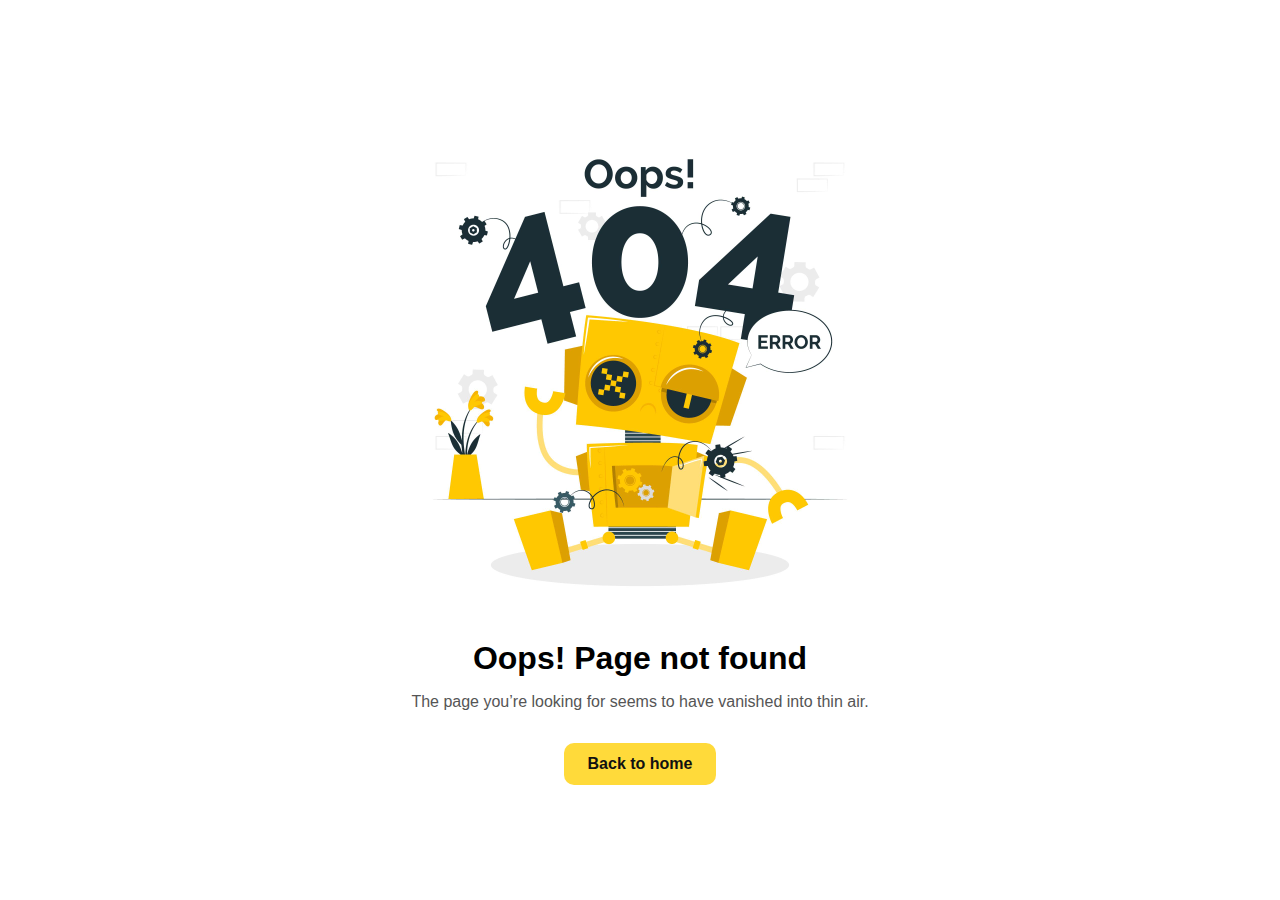
<file: 404 page/index.html>
<!DOCTYPE html>
<html lang="en">
  <head>
    <meta charset="UTF-8" />
    <meta name="viewport" content="width=device-width, initial-scale=1.0" />
    <title>Custom 404 Page</title>
    <link rel="stylesheet" href="style.css" />
  </head>
  <body>
    <img src="404.jpg" alt="404 illustration" />
    <h1>Oops! Page not found</h1>
    <p>The page you’re looking for seems to have vanished into thin air.</p>
    <a href="#">Back to home</a>
  </body>
</html>
</file>
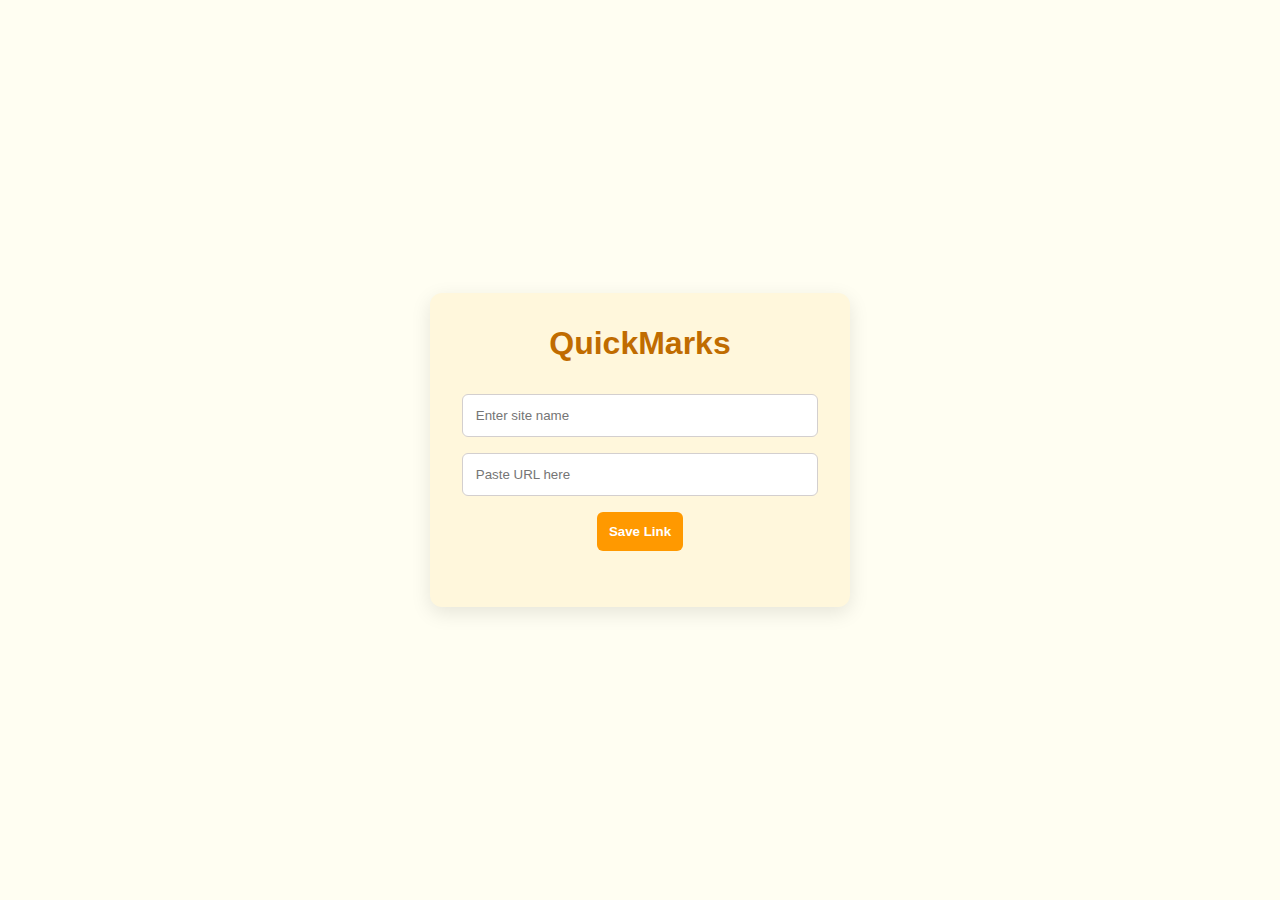
<file: bookmark saver/index.html>
<!DOCTYPE html>
<html lang="en">
  <head>
    <meta charset="UTF-8" />
    <meta name="viewport" content="width=device-width, initial-scale=1.0" />
    <title>Quick Marks</title>
    <link rel="stylesheet" href="style.css" />
  </head>
  <body>
    <div class="container">
      <h1>QuickMarks</h1>
      <section class="form-area">
        <input type="text" id="site-name" placeholder="Enter site name" />
        <input type="url" id="site-url" placeholder="Paste URL here" />
        <button id="save-btn">Save Link</button>
      </section>

      <ul id="saved-links"></ul>
    </div>

    <script src="script.js"></script>
  </body>
</html>
</file>
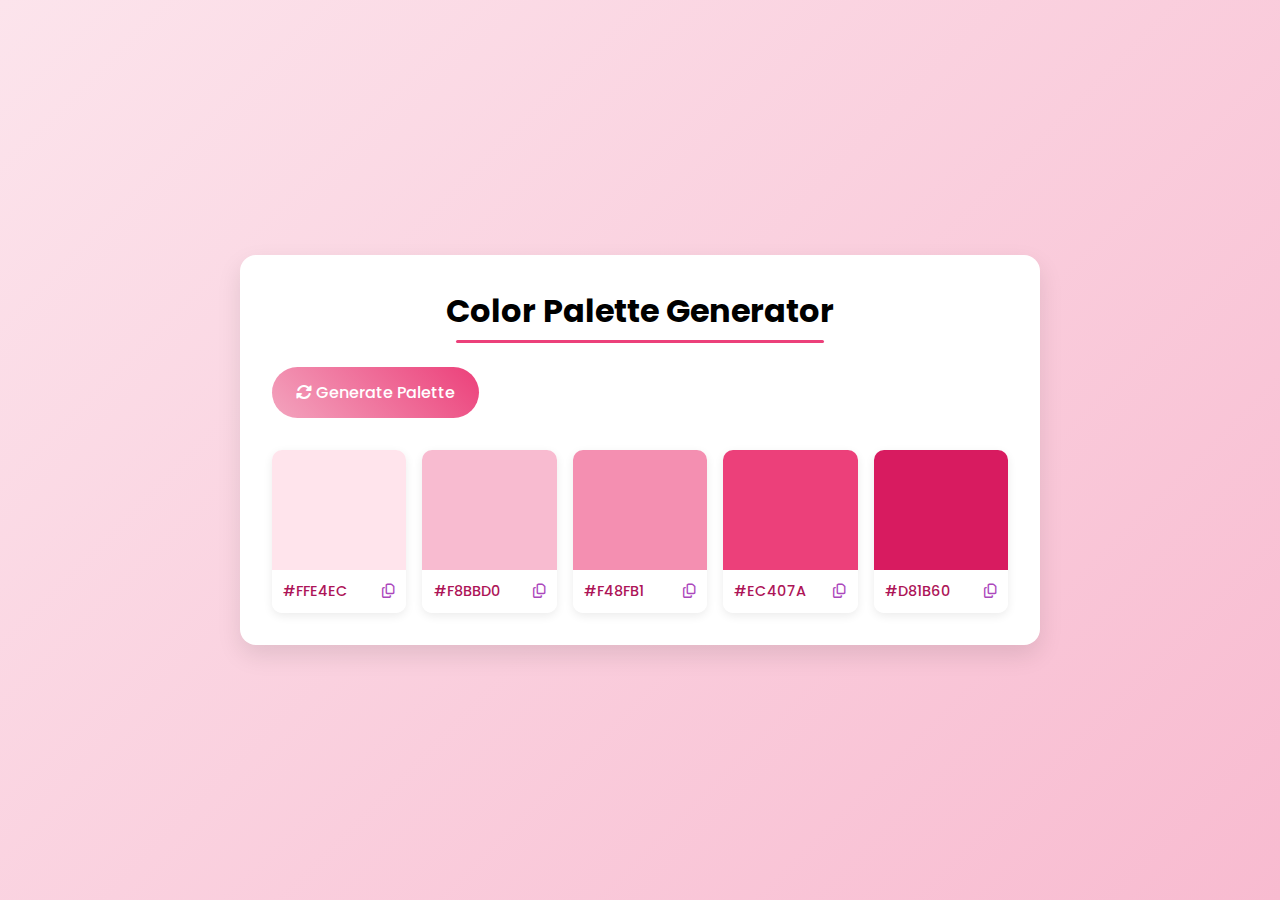
<file: color palette generator/index.html>
<!DOCTYPE html>
<html lang="en">
  <head>
    <meta charset="UTF-8" />
    <meta name="viewport" content="width=device-width, initial-scale=1.0" />
    <title>Color Palette Generator</title>
    <link
      rel="stylesheet"
      href="https://cdnjs.cloudflare.com/ajax/libs/font-awesome/6.7.2/css/all.min.css"
      integrity="sha512-Evv84Mr4kqVGRNSgIGL/F/aIDqQb7xQ2vcrdIwxfjThSH8CSR7PBEakCr51Ck+w+/U6swU2Im1vVX0SVk9ABhg=="
      crossorigin="anonymous"
      referrerpolicy="no-referrer"
    />
    <link rel="stylesheet" href="style.css" />
  </head>
  <body>
    <div class="container">
      <h1>Color Palette Generator</h1>

      <button id="generate-btn">
        <i class="fas fa-sync-alt"></i>
        Generate Palette
      </button>

      <div class="palette-container">
        <!-- COLOR TILE 1 -->
        <div class="color-box">
          <div class="color" style="background-color: #ffe4ec;"></div>
          <div class="color-info">
            <span class="hex-value">#FFE4EC</span>
            <i class="far fa-copy copy-btn" title="Copy to clipboard"></i>
          </div>
        </div>

        <!-- COLOR TILE 2 -->
        <div class="color-box">
          <div class="color" style="background-color: #f8bbd0;"></div>
          <div class="color-info">
            <span class="hex-value">#F8BBD0</span>
            <i class="far fa-copy copy-btn" title="Copy to clipboard"></i>
          </div>
        </div>

        <!-- COLOR TILE 3 -->
        <div class="color-box">
          <div class="color" style="background-color: #f48fb1;"></div>
          <div class="color-info">
            <span class="hex-value">#F48FB1</span>
            <i class="far fa-copy copy-btn" title="Copy to clipboard"></i>
          </div>
        </div>

        <!-- COLOR TILE 4 -->
        <div class="color-box">
          <div class="color" style="background-color: #ec407a;"></div>
          <div class="color-info">
            <span class="hex-value">#EC407A</span>
            <i class="far fa-copy copy-btn" title="Copy to clipboard"></i>
          </div>
        </div>

        <!-- COLOR TILE 5 -->
        <div class="color-box">
          <div class="color" style="background-color: #d81b60;"></div>
          <div class="color-info">
            <span class="hex-value">#D81B60</span>
            <i class="far fa-copy copy-btn" title="Copy to clipboard"></i>
          </div>
        </div>
      </div>

      </div>
    </div>

    <script src="script.js"></script>
  </body>
</html>
</file>
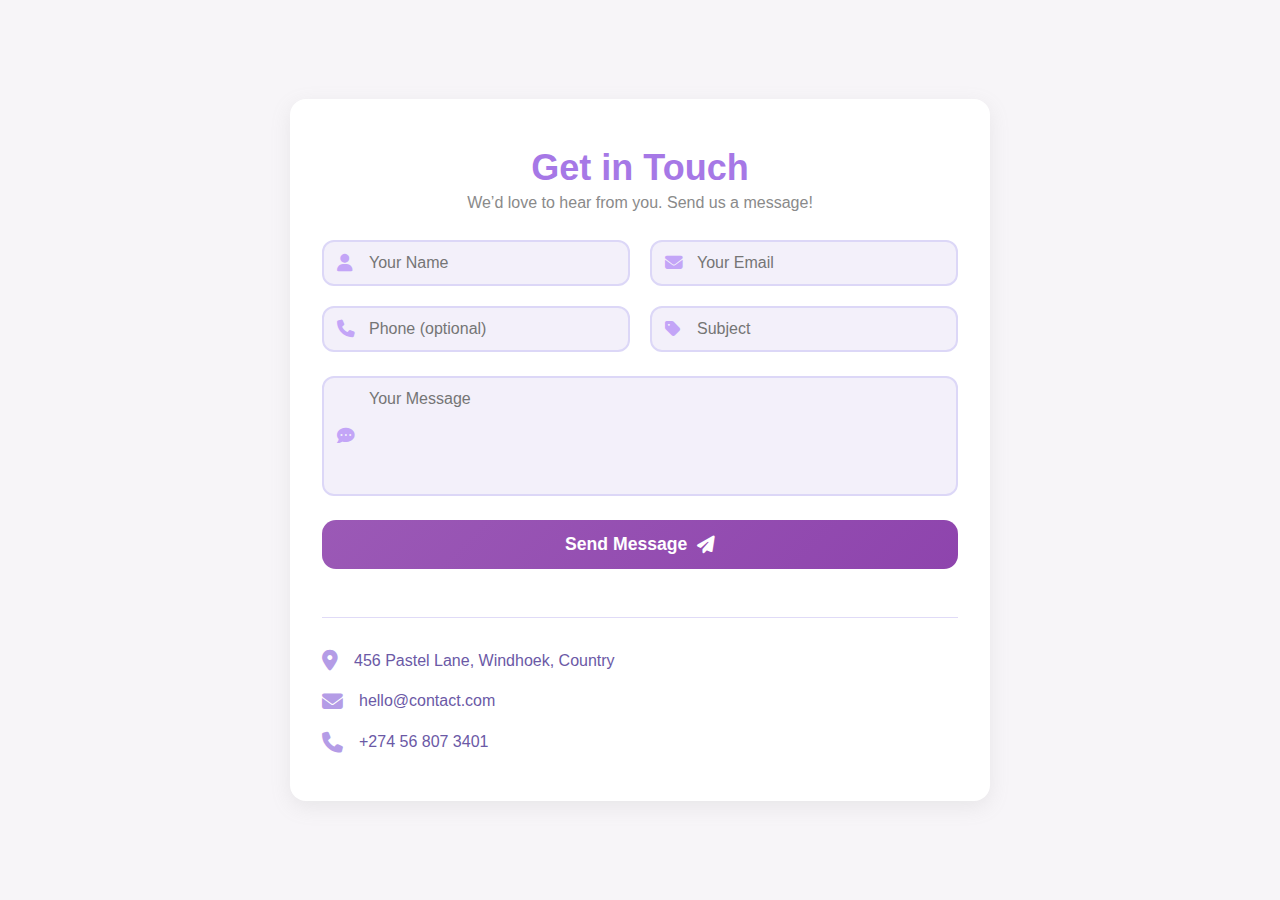
<file: contact form/index.html>
<!DOCTYPE html>
<html lang="en">
  <head>
    <meta charset="UTF-8" />
    <meta name="viewport" content="width=device-width, initial-scale=1" />
    <title>Contact Form</title>
    <link
      rel="stylesheet"
      href="https://cdnjs.cloudflare.com/ajax/libs/font-awesome/6.7.2/css/all.min.css"
      integrity="sha512-Evv84Mr4kqVGRNSgIGL/F/aIDqQb7xQ2vcrdIwxfjThSH8CSR7PBEakCr51Ck+w+/U6swU2Im1vVX0SVk9ABhg=="
      crossorigin="anonymous"
      referrerpolicy="no-referrer"
    />
    <link rel="stylesheet" href="style.css" />
  </head>
  <body>
    <main class="wrapper">
      <section class="contact-section">
        <header>
          <h1>Get in Touch</h1>
          <p>We’d love to hear from you. Send us a message!</p>
        </header>

        <form class="contact-form" novalidate>
          <div class="fields-grid">
            <label class="input-wrapper">
              <i class="fas fa-user"></i>
              <input type="text" name="name" placeholder="Your Name" required />
            </label>

            <label class="input-wrapper">
              <i class="fas fa-envelope"></i>
              <input type="email" name="email" placeholder="Your Email" required />
            </label>

            <label class="input-wrapper">
              <i class="fas fa-phone"></i>
              <input type="tel" name="phone" placeholder="Phone (optional)" />
            </label>

            <label class="input-wrapper">
              <i class="fas fa-tag"></i>
              <input type="text" name="subject" placeholder="Subject" required />
            </label>
          </div>

          <label class="input-wrapper message-wrapper">
            <i class="fas fa-comment-dots"></i>
            <textarea name="message" placeholder="Your Message" required></textarea>
          </label>

          <button type="submit" class="submit-btn">
            <span>Send Message</span>
            <i class="fas fa-paper-plane"></i>
          </button>
        </form>

        <aside class="contact-details">
          <div class="detail-item">
            <i class="fas fa-map-marker-alt"></i>
            <address>456 Pastel Lane, Windhoek, Country</address>
          </div>
          <div class="detail-item">
            <i class="fas fa-envelope"></i>
            <a href="mailto:hello@pastelcontact.com">hello@contact.com</a>
          </div>
          <div class="detail-item">
            <i class="fas fa-phone"></i>
            <a href="tel:+12345678901">+274 56 807 3401</a>
          </div>
        </aside>
      </section>
    </main>
  </body>
</html>
</file>
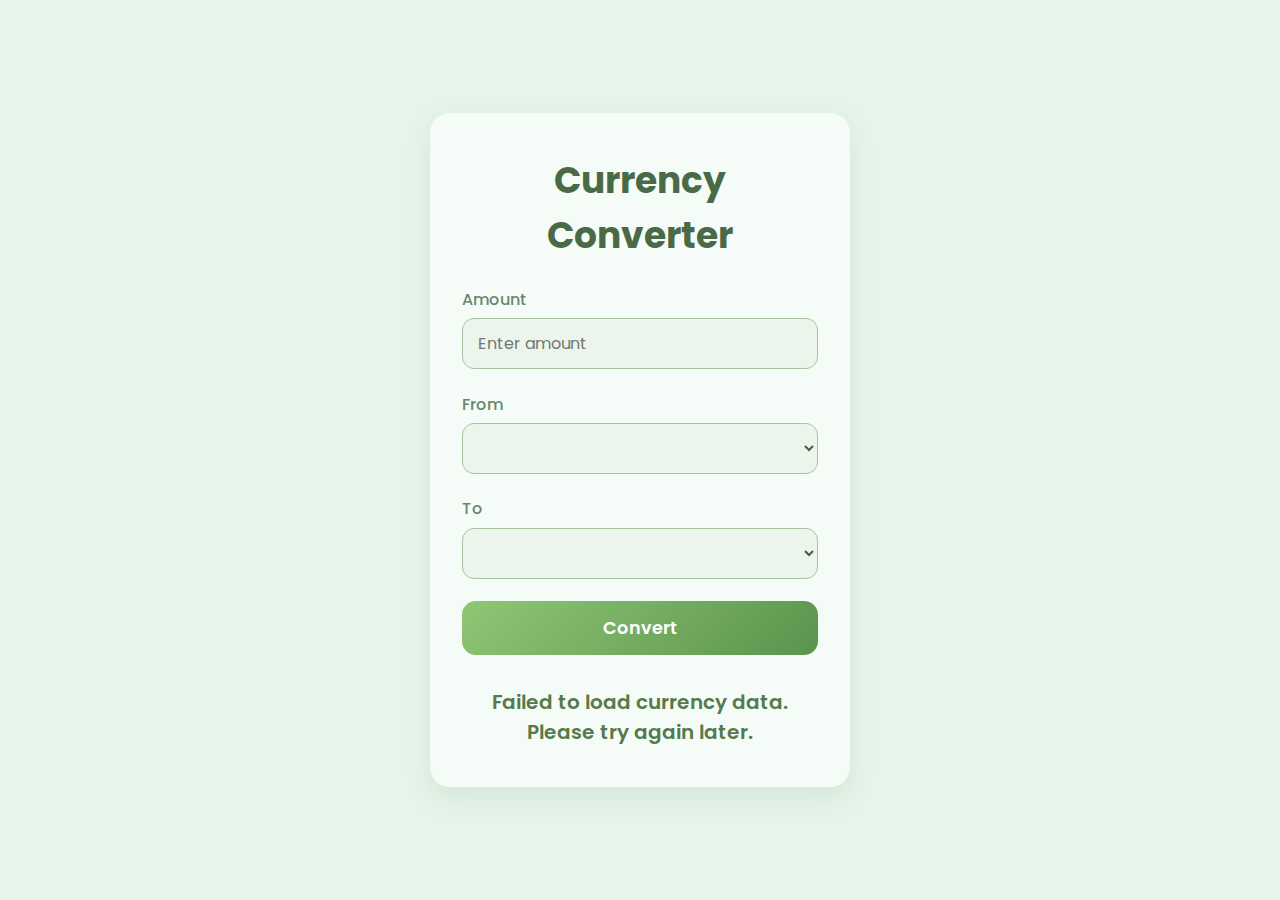
<file: currency converter/index.html>
<!DOCTYPE html>
<html lang="en">
<head>
  <meta charset="UTF-8" />
  <meta name="viewport" content="width=device-width, initial-scale=1" />
  <title>Currency Converter</title>
  <link href="https://fonts.googleapis.com/css2?family=Poppins:wght@300;500;700&display=swap" rel="stylesheet" />
  <link rel="stylesheet" href="style.css" />
</head>
<body>
  <section class="app-wrapper">
    <header>
      <h1>Currency Converter</h1>
    </header>

    <form id="currency-form" autocomplete="off">
      <div class="input-block">
        <label for="amount-input">Amount</label>
        <input type="number" id="amount-input" name="amount" min="0" step="any" placeholder="Enter amount" required />
      </div>

      <div class="input-block">
        <label for="from-select">From</label>
        <select id="from-select" name="fromCurrency" required></select>
      </div>

      <div class="input-block">
        <label for="to-select">To</label>
        <select id="to-select" name="toCurrency" required></select>
      </div>

      <button type="submit" id="convert-btn">Convert</button>
    </form>

    <div id="conversion-result" aria-live="polite"></div>
  </section>

  <script src="script.js"></script>
</body>
</html>
</file>
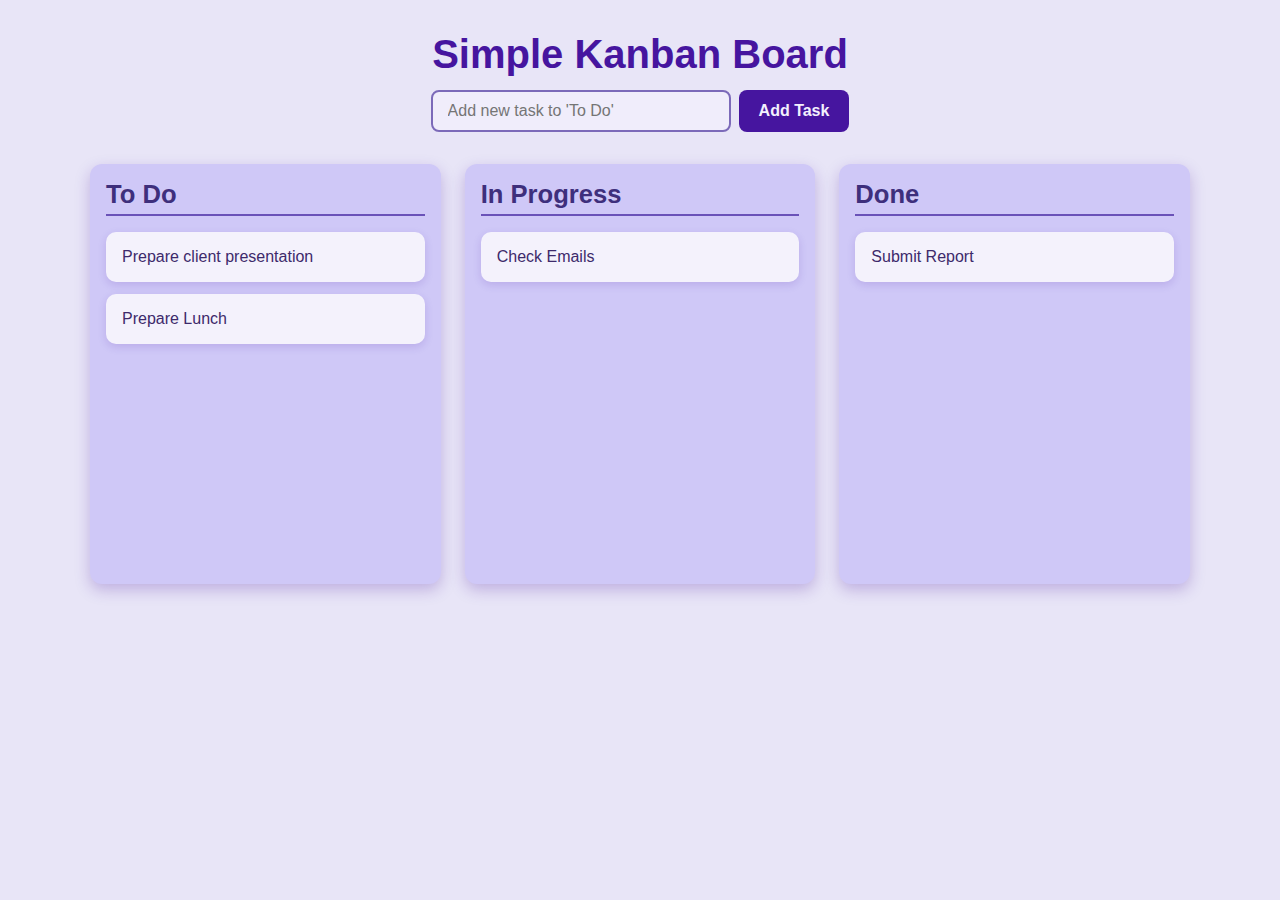
<file: drag and drop/index.html>
<!DOCTYPE html>
<html lang="en">
<head>
  <meta charset="UTF-8" />
  <meta name="viewport" content="width=device-width, initial-scale=1" />
  <title>Kanban Board</title>
  <link rel="stylesheet" href="style.css" />
</head>
<body>
  <main class="wrapper">
    <header>
      <h1>Simple Kanban Board</h1>
      <form id="task-form">
        <input
          type="text"
          id="new-task"
          placeholder="Add new task to 'To Do'"
          autocomplete="off"
          required
        />
        <button type="submit">Add Task</button>
      </form>
    </header>

    <section class="board">
      <section class="column" id="todo-column">
        <h2>To Do</h2>
        <div class="task" draggable="true" id="task1">Prepare client presentation</div>
        <div class="task" draggable="true" id="task2">Prepare Lunch</div>
      </section>

      <section class="column" id="inprogress-column">
        <h2>In Progress</h2>
        <div class="task" draggable="true" id="task3">Check Emails</div>
      </section>

      <section class="column" id="done-column">
        <h2>Done</h2>
        <div class="task" draggable="true" id="task4">Submit Report</div>
      </section>
    </section>
  </main>

  <script src="script.js"></script>
</body>
</html>
</file>
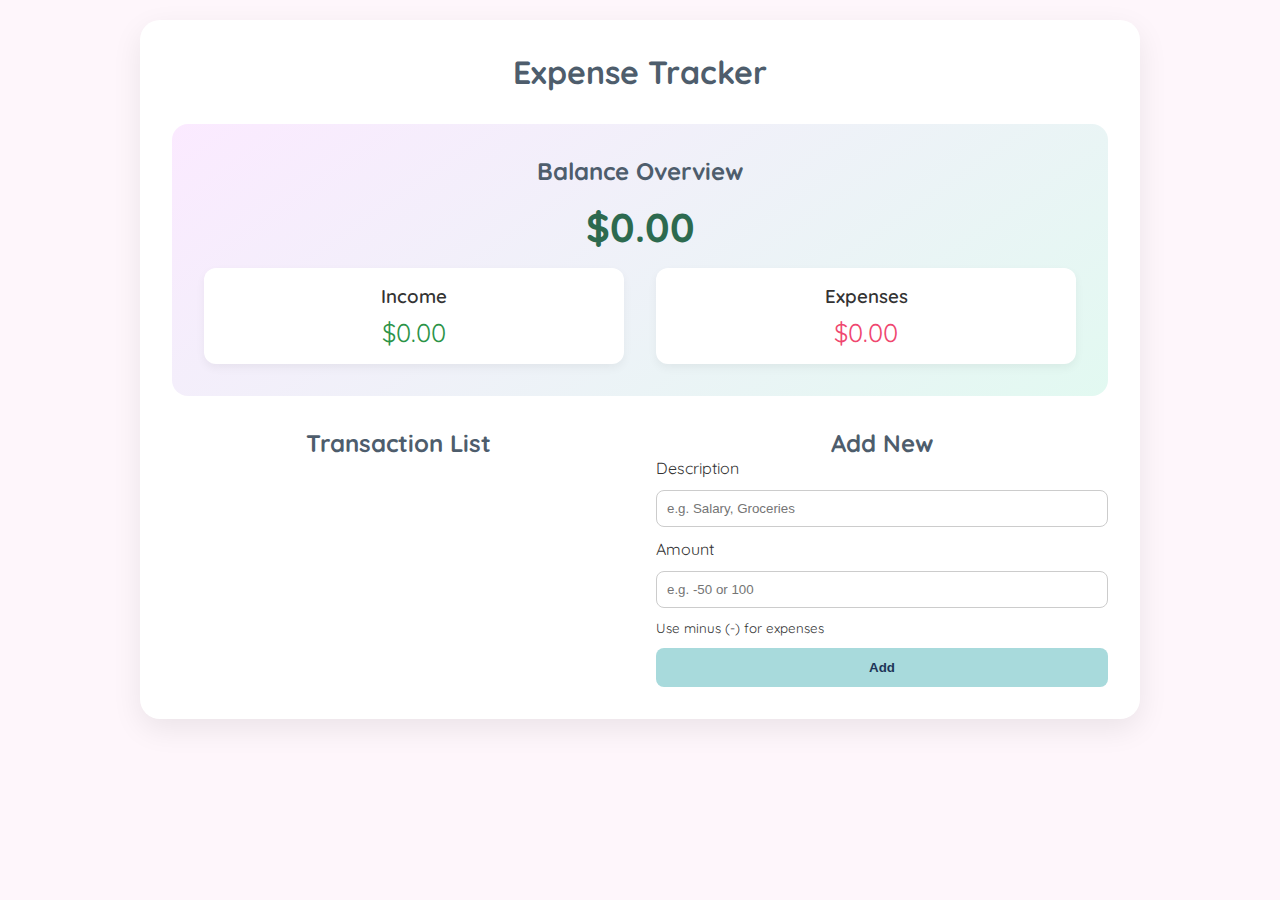
<file: expense tracker/index.html>
<!DOCTYPE html>
<html lang="en">
  <head>
    <meta charset="UTF-8" />
    <meta name="viewport" content="width=device-width, initial-scale=1.0" />
    <title>Expense Tracker</title>
    <link rel="stylesheet" href="style.css" />
    <link href="https://fonts.googleapis.com/css2?family=Quicksand:wght@400;600&display=swap" rel="stylesheet" />
  </head>
  <body>
    <main class="container">
      <header>
        <h1>Expense Tracker</h1>
      </header>

      <section class="balance-summary">
        <h2>Balance Overview</h2>
        <p id="balance">$0.00</p>
        <div class="summary-grid">
          <div class="summary-box income">
            <h3>Income</h3>
            <span id="income-amount">$0.00</span>
          </div>
          <div class="summary-box expenses">
            <h3>Expenses</h3>
            <span id="expense-amount">$0.00</span>
          </div>
        </div>
      </section>

      <section class="content">
        <div class="transactions">
          <h2>Transaction List</h2>
          <ul id="transaction-list"></ul>
        </div>

        <div class="add-transaction">
          <h2>Add New</h2>
          <form id="transaction-form">
            <label for="description">Description</label>
            <input type="text" id="description" placeholder="e.g. Salary, Groceries" required />

            <label for="amount">Amount</label>
            <input type="number" id="amount" placeholder="e.g. -50 or 100" required />
            <small>Use minus (-) for expenses</small>

            <button type="submit">Add</button>
          </form>
        </div>
      </section>
    </main>
    <script src="script.js"></script>
  </body>
</html>
</file>
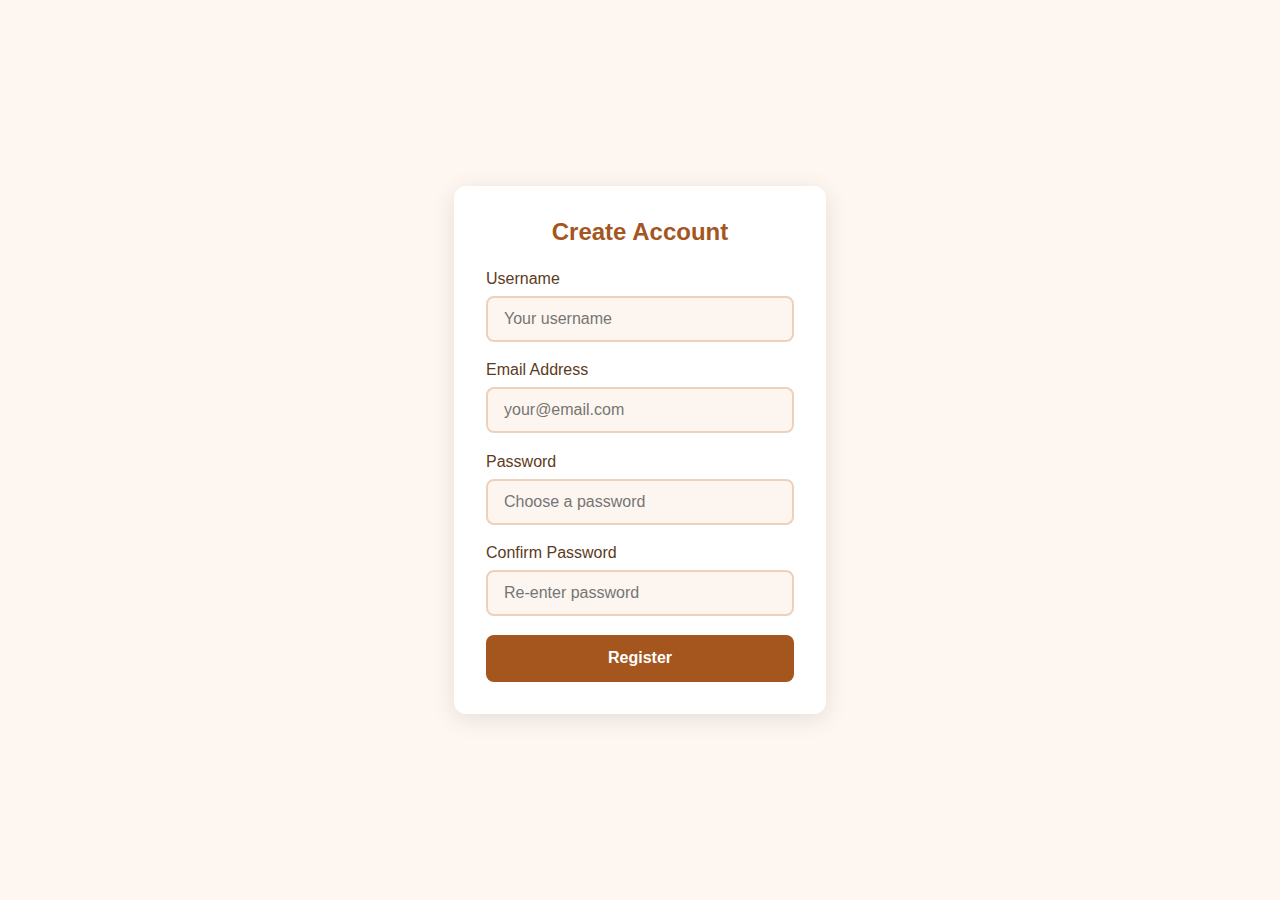
<file: form validator/index.html>
<!DOCTYPE html>
<html lang="en">
<head>
  <meta charset="UTF-8" />
  <meta name="viewport" content="width=device-width, initial-scale=1.0" />
  <title>Form Validator</title>
  <link rel="stylesheet" href="style.css" />
</head>
<body>
  <section class="form-wrapper">
    <form id="registrationForm" class="form-box">
      <h2>Create Account</h2>

      <div class="input-row">
        <label for="username">Username</label>
        <input type="text" id="username" placeholder="Your username" />
        <small></small>
      </div>

      <div class="input-row">
        <label for="email">Email Address</label>
        <input type="email" id="email" placeholder="your@email.com" />
        <small></small>
      </div>

      <div class="input-row">
        <label for="password">Password</label>
        <input type="password" id="password" placeholder="Choose a password" />
        <small></small>
      </div>

      <div class="input-row">
        <label for="confirmPassword">Confirm Password</label>
        <input type="password" id="confirmPassword" placeholder="Re-enter password" />
        <small></small>
      </div>

      <button type="submit">Register</button>
    </form>
  </section>

  <script src="script.js"></script>
</body>
</html>
</file>
<file: 404 page/style.css>
* {
  padding: 0;
  margin: 0;
  box-sizing: border-box;
}

body {
  font-family: 'Segoe UI', Tahoma, Geneva, Verdana, sans-serif;
  background: #ffffff;
  color: #000000;
  display: flex;
  flex-direction: column;
  align-items: center;
  justify-content: center;
  min-height: 100vh;
  padding: 1rem;
  text-align: center;
}

img {
  max-width: 500px;
  width: 100%;
  margin-bottom: 1.5rem;
}

h1 {
  margin-bottom: 1rem;
  font-size: 2rem;
  color: #000;
}

p {
  margin-bottom: 2rem;
  font-size: 1rem;
  color: #555; /* Slightly darker for subtle difference */
}

a {
  display: inline-block;
  padding: 0.75rem 1.5rem;
  border-radius: 10px;
  background: #ffda3a; /* Close to mustard */
  color: #111;
  font-weight: 600;
  text-decoration: none;
  transition: background 0.25s ease;
}

a:hover {
  background: #c19b04;
}

@media (max-width: 600px) {
  img {
    max-width: 340px;
  }

  h1 {
    font-size: 1.45rem;
  }

  p {
    font-size: 0.9rem;
  }
}
</file>
<file: bookmark saver/style.css>
* {
  margin: 0;
  padding: 0;
  box-sizing: border-box;
}

body {
  background-color: #fffef2;
  color: #1a1a1a;
  font-family: 'Segoe UI', sans-serif;
  display: flex;
  justify-content: center;
  align-items: center;
  height: 100vh;
  padding: 1rem;
}

.container {
  background: #fff7dc;
  border-radius: 12px;
  padding: 2rem;
  max-width: 420px;
  width: 100%;
  box-shadow: 0 6px 20px rgba(0, 0, 0, 0.1);
  text-align: center;
}

h1 {
  color: #c06c00;
  margin-bottom: 1.5rem;
}

.form-area input {
  margin: 0.5rem 0;
  padding: 0.8rem;
  width: 100%;
  border: 1px solid #d3cfcf;
  border-radius: 6px;
}

.form-area button {
  background-color: #ff9900;
  color: white;
  border: none;
  border-radius: 6px;
  padding: 0.75rem;
  margin-top: 0.5rem;
  cursor: pointer;
  font-weight: bold;
}

.form-area button:hover {
  background-color: #e68a00;
}

#saved-links {
  list-style: none;
  margin-top: 1.5rem;
  padding: 0;
}

#saved-links li {
  background: #fff;
  border: 1px solid #ddd;
  border-radius: 6px;
  padding: 0.75rem;
  margin-bottom: 0.75rem;
  display: flex;
  justify-content: space-between;
  align-items: center;
}

#saved-links a {
  color: #cc6600;
  text-decoration: none;
  font-weight: 500;
}

.delete-btn {
  background-color: #e04f5f;
  border: none;
  color: white;
  padding: 0.4rem 0.8rem;
  border-radius: 4px;
  cursor: pointer;
}

.delete-btn:hover {
  background-color: #c0392b;
}
</file>
<file: color palette generator/style.css>
/* Import Poppins font */
@import url('https://fonts.googleapis.com/css2?family=Poppins:wght@300;400;600&display=swap');

* {
  margin: 0;
  padding: 0;
  box-sizing: border-box;
  font-family: 'Poppins', sans-serif;
}

body {
  background: linear-gradient(135deg, #fce4ec, #f8bbd0);
  min-height: 100vh;
  display: flex;
  align-items: center;
  justify-content: center;
  padding: 20px;
}

.container {
  background-color: #ffffff;
  border-radius: 1rem;
  padding: 2rem;
  width: 100%;
  max-width: 800px;
  box-shadow: 0 10px 25px rgba(0, 0, 0, 0.1);
}

h1 {
  text-align: center;
  margin-bottom: 1.5rem;
  color: hwb(0 0% 100%);
  position: relative;
  padding-bottom: 0.5rem;
}

h1::after {
  content: "";
  position: absolute;
  bottom: 0;
  left: 50%;
  transform: translateX(-50%);
  width: 50%;
  height: 3px;
  background-color: #ec407a;
  border-radius: 2px;
}

#generate-btn {
  background: linear-gradient(45deg, #f3a4be, #ec407a);
  color: white;
  border: none;
  padding: 0.8rem 1.5rem;
  border-radius: 50px;
  cursor: pointer;
  font-weight: 500;
  margin-bottom: 2rem;
  font-size: 1rem;
  transition: all 0.3s ease;
}

#generate-btn:hover {
  transform: translateY(-2px);
  box-shadow: 0 6px 10px rgba(240, 98, 146, 0.3);
}

.palette-container {
  display: grid;
  gap: 1rem;
  grid-template-columns: repeat(auto-fit, minmax(130px, 1fr));
}

.color-box {
  border-radius: 10px;
  overflow: hidden;
  box-shadow: 0 3px 10px rgba(0, 0, 0, 0.08);
  transition: transform 0.2s ease;
}

.color-box:hover {
  transform: translateY(-5px);
}

.color {
  height: 120px;
  cursor: pointer;
}

.color-info {
  background-color: #fff;
  padding: 0.7rem;
  display: flex;
  align-items: center;
  justify-content: space-between;
  font-size: 0.9rem;
}

.hex-value {
  font-weight: 500;
  color: #ad1457;
}

.copy-btn {
  cursor: pointer;
  color: #ab47bc;
  transition: color 0.2s ease;
}

.copy-btn:hover {
  color: #ec407a;
}

@media (max-width: 768px) {
  .palette-container {
    grid-template-columns: repeat(auto-fit, minmax(100px, 1fr));
  }
}
</file>
<file: currency converter/style.css>
* {
  margin: 0;
  padding: 0;
  box-sizing: border-box;
  font-family: 'Poppins', sans-serif;
}

body {
  background: #e6f4ea; /* pastel mint green background */
  display: flex;
  justify-content: center;
  align-items: center;
  min-height: 100vh;
  padding: 2rem;
  color: #3a4a3f; /* dark muted green text */
}

.app-wrapper {
  background: #f5fbf7; /* very light mint white */
  border-radius: 20px;
  padding: 2.5rem 2rem;
  width: 100%;
  max-width: 420px;
  box-shadow: 0 10px 25px rgba(100, 160, 110, 0.15); /* soft green shadow */
}

header h1 {
  text-align: center;
  font-weight: 700;
  font-size: 2.25rem;
  margin-bottom: 1.5rem;
  color: #4a6a47; /* medium forest green */
}

form {
  display: flex;
  flex-direction: column;
  gap: 1.4rem;
}

.input-block {
  display: flex;
  flex-direction: column;
}

label {
  font-weight: 500;
  margin-bottom: 0.4rem;
  font-size: 1rem;
  color: #69876c; /* muted green-gray */
}

input[type="number"],
select {
  padding: 12px 15px;
  border-radius: 12px;
  border: 1.5px solid #a6c3a0; /* pastel sage green border */
  font-size: 1rem;
  background: #ebf5ec; /* pale mint green */
  color: #47603a; /* dark green text */
  transition: border-color 0.3s ease;
}

input[type="number"]:focus,
select:focus {
  outline: none;
  border-color: #7baa6a; /* medium sage green */
  box-shadow: 0 0 10px rgba(123, 170, 106, 0.35);
}

button {
  background: linear-gradient(135deg, #8fc776, #5a944d); /* soft lime to forest green gradient */
  color: white;
  font-weight: 600;
  font-size: 1.1rem;
  border: none;
  border-radius: 14px;
  padding: 14px;
  cursor: pointer;
  transition: transform 0.3s ease, box-shadow 0.3s ease;
}

button:hover {
  box-shadow: 0 8px 22px rgba(90, 148, 77, 0.6);
  transform: translateY(-3px);
}

#conversion-result {
  margin-top: 2rem;
  font-size: 1.25rem;
  font-weight: 600;
  text-align: center;
  color: #557a4b; /* medium muted green */
  min-height: 2em;
}
</file>
<file: drag and drop/style.css>
* {
  margin: 0;
  padding: 0;
  box-sizing: border-box;
  font-family: 'Segoe UI', Tahoma, Geneva, Verdana, sans-serif;
}

body {
  background-color: #e8e5f7;
  display: flex;
  justify-content: center;
  align-items: flex-start;
  min-height: 100vh;
  padding: 2rem;
  color: #2e2a4a;
}

.wrapper {
  max-width: 1100px;
  width: 100%;
}

header {
  text-align: center;
  margin-bottom: 2rem;
}

header h1 {
  color: #46159F; /* deep purple */
  font-size: 2.5rem;
  margin-bottom: 0.8rem;
}

#task-form {
  display: flex;
  justify-content: center;
  gap: 0.5rem;
}

#new-task {
  width: 300px;
  padding: 10px 15px;
  font-size: 1rem;
  border: 2px solid #7c6ab9; /* lighter purple */
  border-radius: 8px;
  background-color: #f0edfb; /* very light purple */
  color: #3d2a6b;
  transition: border-color 0.3s ease;
}

#new-task:focus {
  outline: none;
  border-color: #46159F;
  background-color: #e3defd;
}

#task-form button {
  background-color: #46159F;
  color: #f3f0fd;
  border: none;
  padding: 10px 20px;
  font-weight: 600;
  font-size: 1rem;
  border-radius: 8px;
  cursor: pointer;
  transition: background-color 0.3s ease;
}

#task-form button:hover {
  background-color: #6234d2;
}

/* Board styling */
.board {
  display: flex;
  justify-content: space-between;
  gap: 1.5rem;
  flex-wrap: nowrap; /* keep columns in one line on desktop */
}

.column {
  background-color: #cfc8f7; /* pastel purple */
  border-radius: 12px;
  width: 32%;
  min-height: 420px;
  padding: 1rem;
  box-shadow: 0 6px 15px rgba(70, 21, 159, 0.25);
  display: flex;
  flex-direction: column;
}

.column h2 {
  color: #3e2f7c; /* medium purple */
  margin-bottom: 1rem;
  font-size: 1.6rem;
  border-bottom: 2px solid #6a52b8; /* lighter purple border */
  padding-bottom: 0.3rem;
}

/* Task cards */
.task {
  background-color: #f4f2fc;
  color: #3d2a6b;
  padding: 1rem;
  margin-bottom: 12px;
  border-radius: 10px;
  box-shadow: 0 3px 8px rgba(70, 21, 159, 0.15);
  cursor: grab;
  user-select: none;
  transition: transform 0.15s ease, box-shadow 0.15s ease;
}

.task:active {
  cursor: grabbing;
  transform: scale(1.05);
  box-shadow: 0 5px 15px rgba(70, 21, 159, 0.3);
}

/* Drag hover */
.column.drag-over {
  background-color: #a99cf9;
  border: 2px dashed #46159F;
}

/* Responsive */
@media (max-width: 800px) {
  .board {
    flex-direction: column;
  }

  .column {
    width: 100%;
    margin-bottom: 1.5rem;
  }
}
</file>
<file: expense tracker/style.css>
* {
  margin: 0;
  padding: 0;
  box-sizing: border-box;
}

body {
  font-family: 'Quicksand', sans-serif;
  background: #fef6fb;
  color: #333;
  display: flex;
  justify-content: center;
  padding: 20px;
}

.container {
  background: #ffffff;
  border-radius: 20px;
  padding: 2rem;
  width: 100%;
  max-width: 1000px;
  box-shadow: 0 10px 30px rgba(0, 0, 0, 0.08);
}

h1, h2 {
  text-align: center;
  color: #4e5d6c;
}

.balance-summary {
  background: linear-gradient(145deg, #fbeaff, #e2f9f1);
  padding: 2rem;
  border-radius: 16px;
  margin: 2rem 0;
  text-align: center;
}

#balance {
  font-size: 2.5rem;
  font-weight: bold;
  margin: 1rem 0;
  color: #2d6a4f;
}

.summary-grid {
  display: flex;
  justify-content: center;
  gap: 2rem;
}

.summary-box {
  padding: 1rem;
  border-radius: 12px;
  background: #fff;
  box-shadow: 0 4px 10px rgba(0, 0, 0, 0.05);
  flex: 1;
}

.summary-box h3 {
  font-weight: 600;
}

.summary-box span {
  font-size: 1.6rem;
  display: block;
  margin-top: 0.5rem;
}

.income span {
  color: #2b9348;
}

.expenses span {
  color: #ef476f;
}

.content {
  display: grid;
  grid-template-columns: 1fr 1fr;
  gap: 2rem;
}

.transactions ul {
  list-style: none;
  max-height: 300px;
  overflow-y: auto;
  padding-right: 10px;
}

.transactions li {
  background: #f3f4f6;
  border-left: 5px solid;
  margin-bottom: 1rem;
  padding: 1rem;
  border-radius: 8px;
  display: flex;
  justify-content: space-between;
  align-items: center;
  animation: fadeIn 0.3s ease-in-out;
}

.transactions li.income {
  border-color: #2b9348;
}

.transactions li.expense {
  border-color: #ef476f;
}

.transactions .delete-btn {
  background: transparent;
  border: none;
  color: #ef476f;
  font-size: 1.2rem;
  cursor: pointer;
}

.add-transaction form {
  display: flex;
  flex-direction: column;
  gap: 0.75rem;
}

input {
  padding: 10px;
  border: 1px solid #ccc;
  border-radius: 8px;
}

button[type="submit"] {
  background: #a8dadc;
  color: #1d3557;
  border: none;
  padding: 12px;
  border-radius: 8px;
  cursor: pointer;
  font-weight: bold;
  transition: all 0.3s ease;
}

button[type="submit"]:hover {
  background: #457b9d;
  color: white;
}

@media (max-width: 768px) {
  .content {
    grid-template-columns: 1fr;
  }
}

@keyframes fadeIn {
  from {
    opacity: 0;
    transform: translateX(-20px);
  }
  to {
    opacity: 1;
    transform: translateX(0);
  }
}
</file>
<file: form validator/style.css>
* {
  margin: 0;
  padding: 0;
  box-sizing: border-box;
}

body {
  font-family: 'Segoe UI', sans-serif;
  background-color: #fef6f0;
  display: flex;
  justify-content: center;
  align-items: center;
  min-height: 100vh;
}

.form-wrapper {
  padding: 1.5rem;
  width: 100%;
  max-width: 420px;
}

.form-box {
  background-color: #fff;
  border-radius: 12px;
  padding: 2rem;
  box-shadow: 0 5px 25px rgba(0, 0, 0, 0.1);
}

h2 {
  text-align: center;
  color: #A4561E;
  margin-bottom: 1.5rem;
}

.input-row {
  margin-bottom: 1.2rem;
  position: relative;
}

label {
  display: block;
  margin-bottom: 0.5rem;
  color: #5c3b22;
  font-weight: 500;
}

input {
  width: 100%;
  padding: 0.75rem 1rem;
  border-radius: 8px;
  border: 2px solid #eed1ba;
  background-color: #fdf6f0;
  font-size: 1rem;
  transition: border-color 0.3s ease;
  color: #442a16;
}

input:focus {
  border-color: #A4561E;
  outline: none;
}

small {
  display: block;
  margin-top: 0.25rem;
  font-size: 0.85rem;
  color: #e74c3c;
  visibility: hidden;
}

button {
  width: 100%;
  background-color: #A4561E;
  border: none;
  color: #fff;
  padding: 0.9rem;
  border-radius: 8px;
  font-size: 1rem;
  font-weight: bold;
  cursor: pointer;
  transition: background-color 0.3s ease;
}

button:hover {
  background-color: #874313;
}

.input-row.error input {
  border-color: #e74c3c;
}

.input-row.success input {
  border-color: #2ecc71;
}

.input-row.error small {
  visibility: visible;
}
</file>
<file: contact form/style.css>
/* Reset and base font */
* {
  margin: 0;
  padding: 0;
  box-sizing: border-box;
  font-family: 'Segoe UI', Tahoma, Geneva, Verdana, sans-serif;
}

body {
  background: #f7f5f8; /* pastel lavender */
  color: #333;
  min-height: 100vh;
  display: flex;
  justify-content: center;
  align-items: center;
  padding: 2rem;
}

.wrapper {
  width: 100%;
  max-width: 700px;
  background-color: #ffffff;
  border-radius: 1rem;
  padding: 3rem 2rem;
  box-shadow: 0 6px 20px rgba(150, 150, 150, 0.15);
}

.contact-section header {
  margin-bottom: 1.75rem;
  text-align: center;
}

.contact-section h1 {
  font-weight: 700;
  font-size: 2.25rem;
  color: #a678e6; /* pastel purple */
  margin-bottom: 0.3rem;
}

.contact-section p {
  font-weight: 400;
  color: #8a8a8a;
  font-size: 1rem;
}

.contact-form {
  display: flex;
  flex-direction: column;
  gap: 1.5rem;
}

.fields-grid {
  display: grid;
  grid-template-columns: repeat(auto-fit, minmax(280px, 1fr));
  gap: 1.25rem;
}

.input-wrapper {
  position: relative;
  display: flex;
  align-items: center;
}

.input-wrapper i {
  position: absolute;
  left: 15px;
  color: #c3a5f7; /* pastel lilac */
  font-size: 1.1rem;
}

.input-wrapper input,
.input-wrapper textarea {
  width: 100%;
  padding: 12px 15px 12px 45px;
  border: 2px solid #dcd7f7;
  border-radius: 12px;
  background: #f3f0fa;
  color: #4a4a4a;
  font-size: 1rem;
  transition: border-color 0.3s ease;
  resize: none;
}

.input-wrapper textarea {
  height: 120px;
}

.input-wrapper input:focus,
.input-wrapper textarea:focus {
  border-color: #a678e6;
  outline: none;
  background: #eae6fc;
  box-shadow: 0 0 8px rgba(166, 120, 230, 0.4);
}

.submit-btn {
  background: linear-gradient(135deg, #9b59b6, #8e44ad);
  color: #fff;
  font-weight: 600;
  font-size: 1.1rem;
  padding: 14px;
  border: none;
  border-radius: 14px;
  cursor: pointer;
  display: flex;
  justify-content: center;
  align-items: center;
  gap: 0.6rem;
  transition: box-shadow 0.3s ease, transform 0.3s ease;
}

.submit-btn:hover {
  box-shadow: 0 8px 20px rgba(155, 89, 182, 0.6);
  transform: translateY(-3px);
}

.contact-details {
  margin-top: 3rem;
  border-top: 1px solid #e0dbf7;
  padding-top: 2rem;
  display: flex;
  flex-direction: column;
  gap: 1.25rem;
}

.detail-item {
  display: flex;
  align-items: center;
  gap: 1rem;
  color: #8a8a8a;
  font-size: 1rem;
}

.detail-item i {
  color: #b49ce6;
  font-size: 1.3rem;
}

.detail-item address,
.detail-item a {
  font-style: normal;
  color: #6b59a6;
  text-decoration: none;
  transition: color 0.3s ease;
}

.detail-item a:hover {
  color: #8e44ad;
}

@media (max-width: 600px) {
  .fields-grid {
    grid-template-columns: 1fr;
  }

  .wrapper {
    padding: 2rem 1rem;
  }
}
</file>
